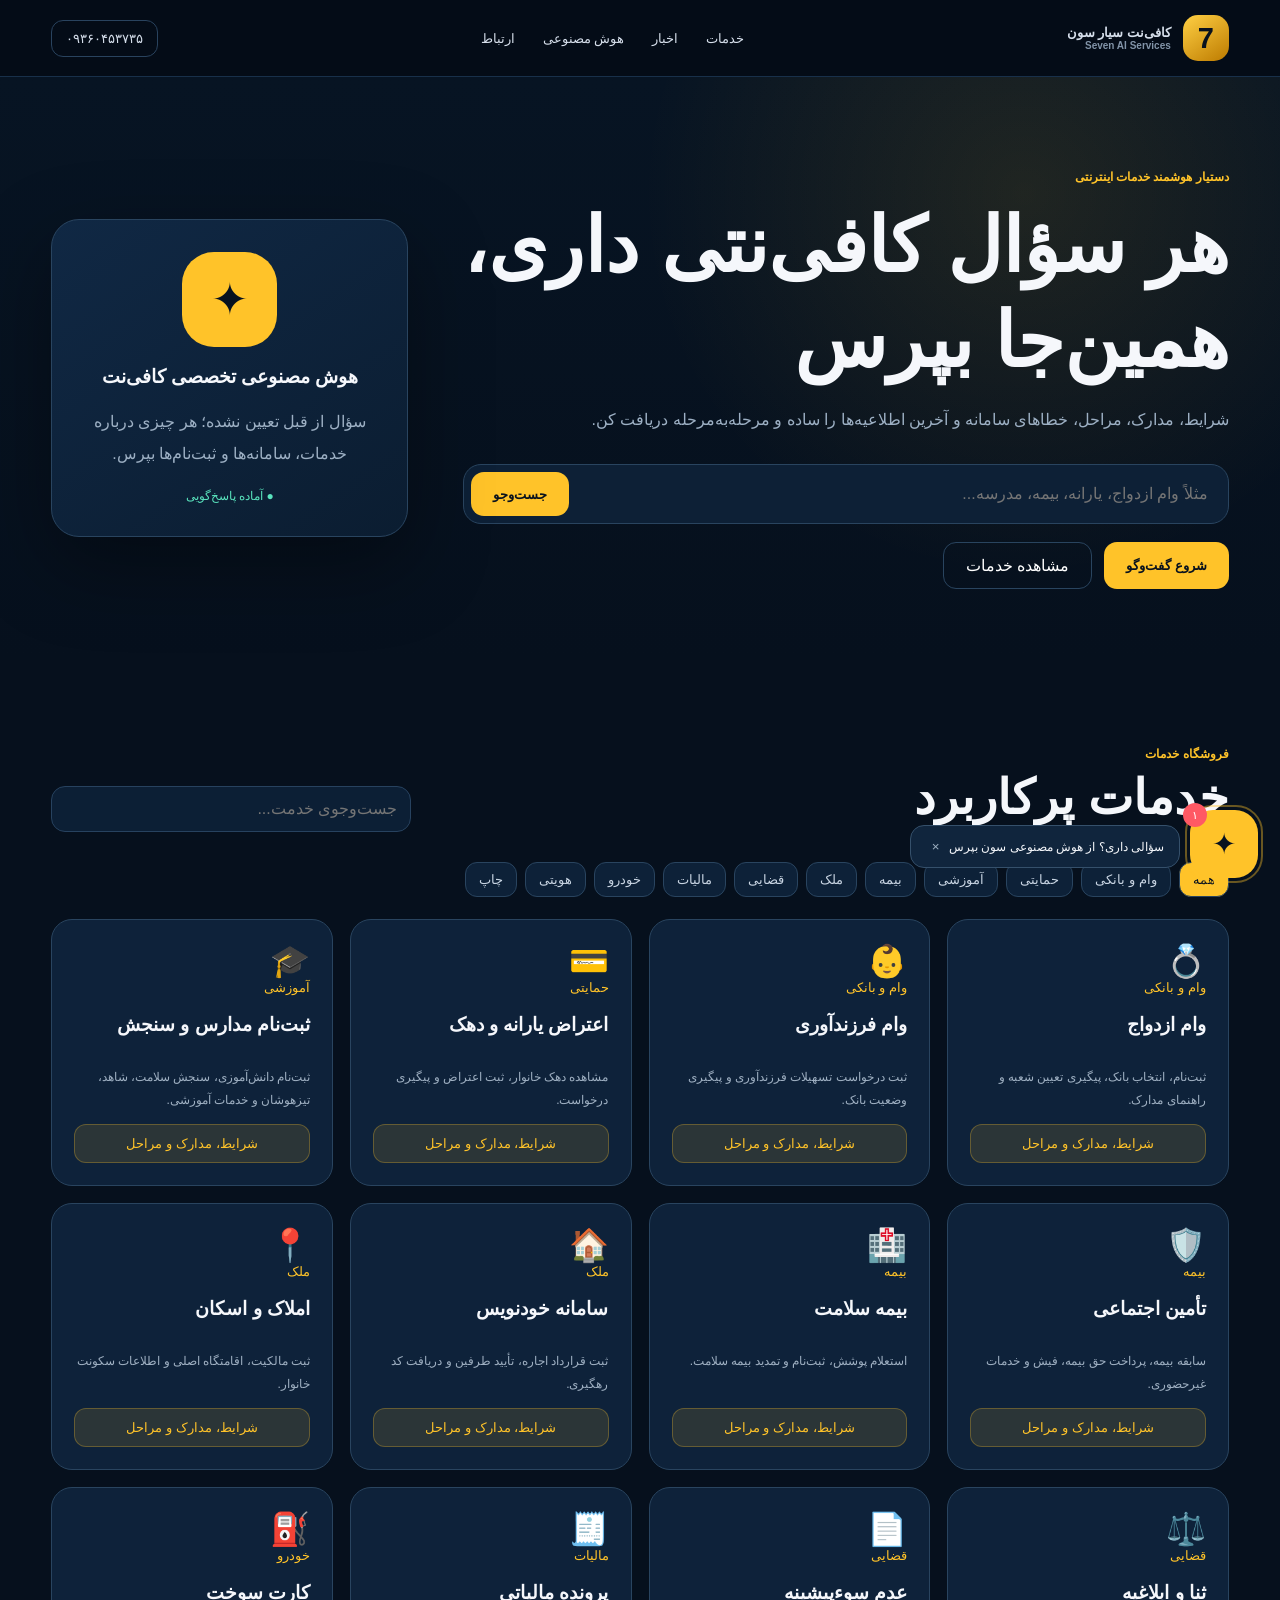
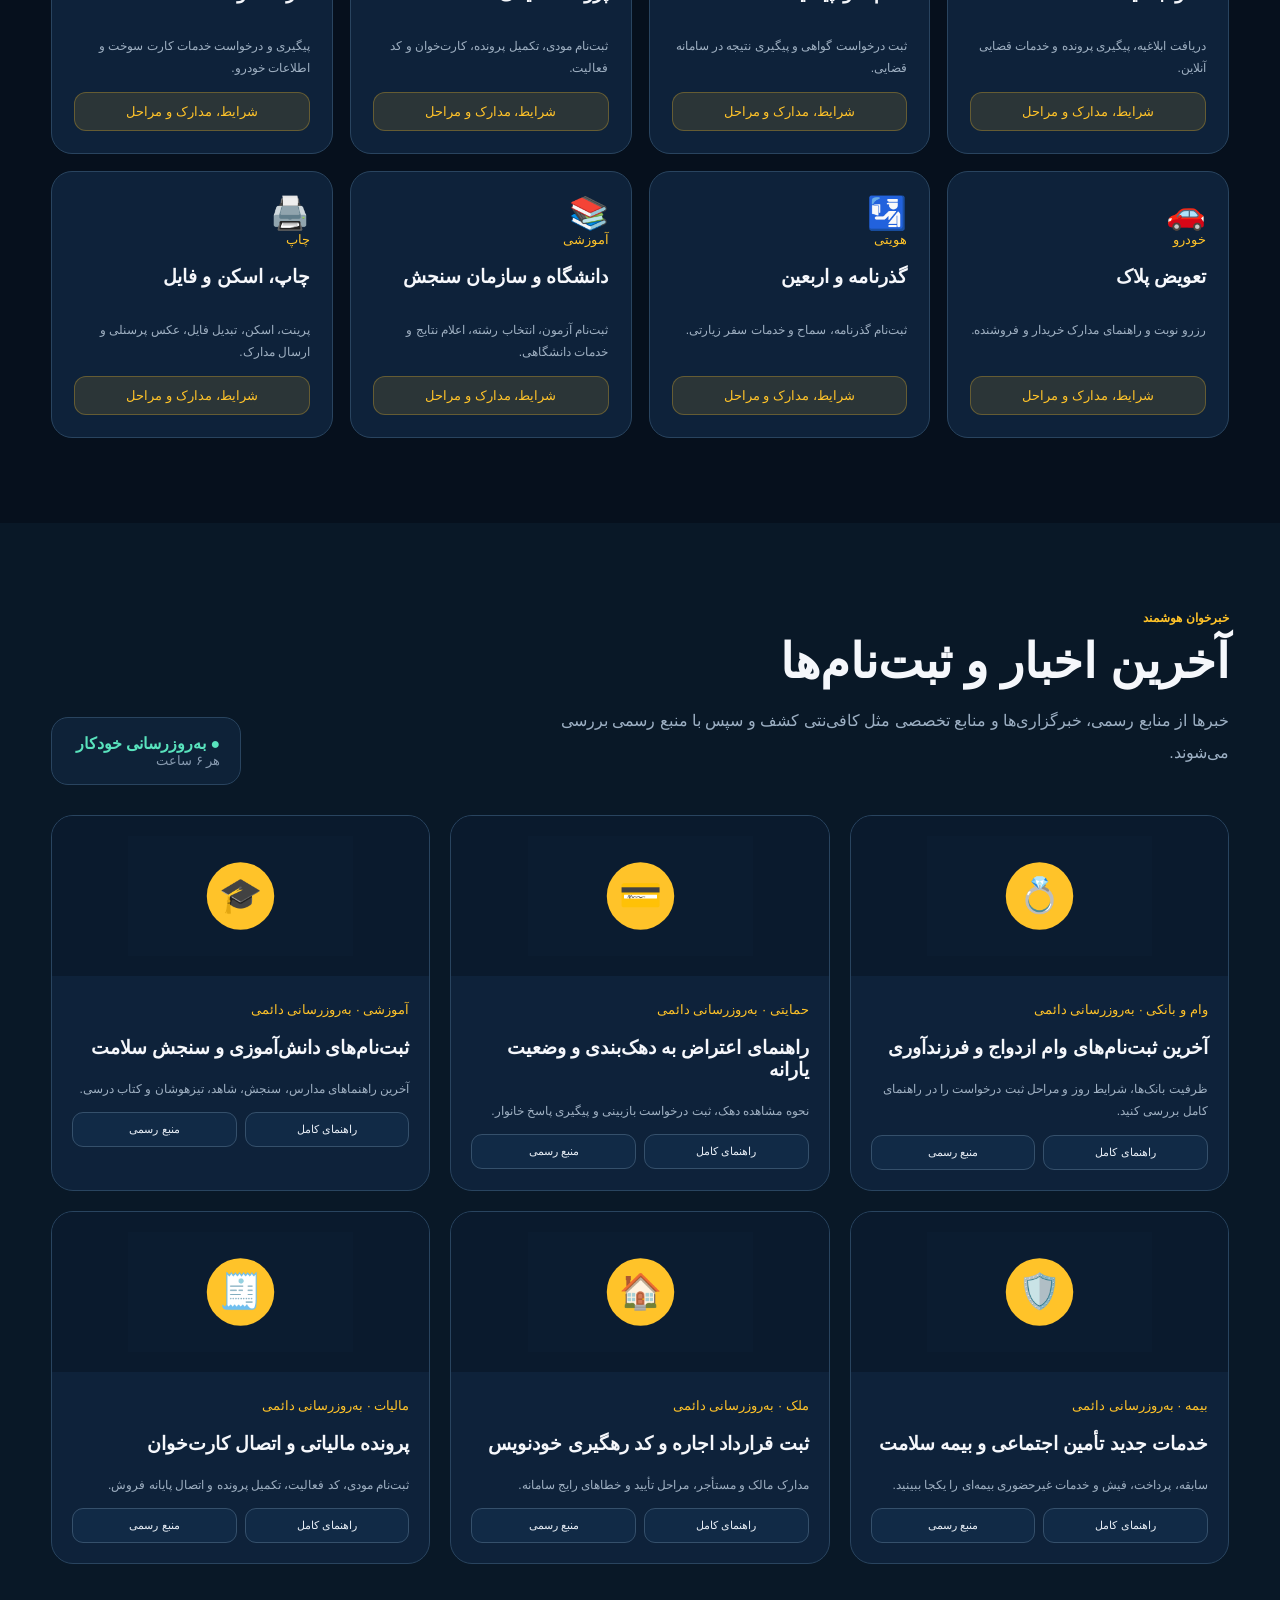
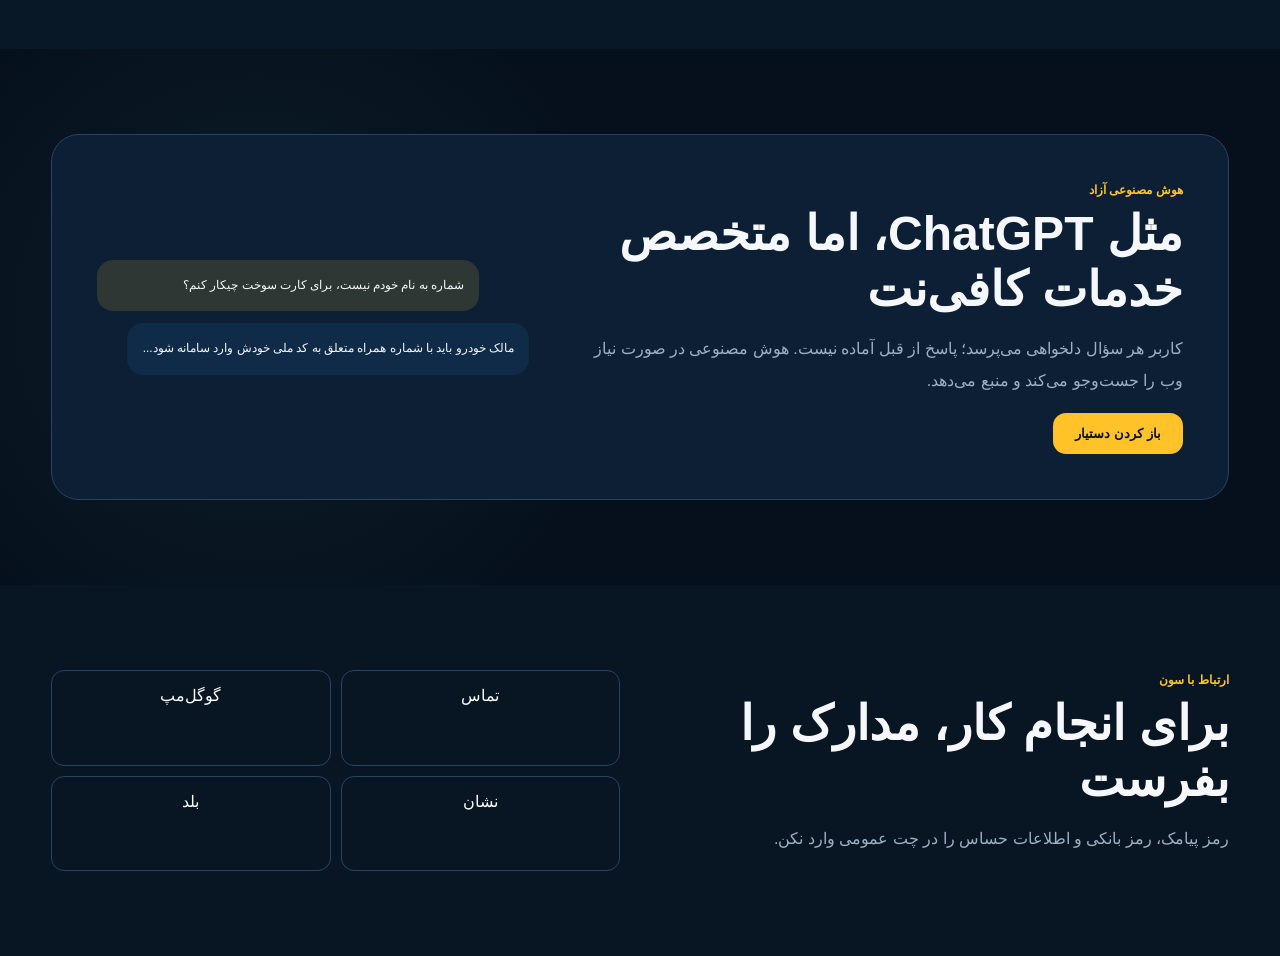
<file: index.html>
<!doctype html><html lang="fa" dir="rtl"><head><meta charset="utf-8"><meta name="viewport" content="width=device-width,initial-scale=1"><title>کافی‌نت سیار سون | دستیار هوشمند</title><link rel="stylesheet" href="assets/style.css?v=100"></head><body>
<header><div class="wrap nav"><a class="brand" href="#"><span>7</span><b>کافی‌نت سیار سون<small>Seven AI Services</small></b></a><nav><a href="#services">خدمات</a><a href="#news">اخبار</a><a href="#ai">هوش مصنوعی</a><a href="#contact">ارتباط</a></nav><a class="tel" href="tel:09360453735">۰۹۳۶۰۴۵۳۷۳۵</a></div></header>
<main><section class="hero"><div class="wrap hero-grid"><div><em>دستیار هوشمند خدمات اینترنتی</em><h1>هر سؤال کافی‌نتی داری، همین‌جا بپرس</h1><p>شرایط، مدارک، مراحل، خطاهای سامانه و آخرین اطلاعیه‌ها را ساده و مرحله‌به‌مرحله دریافت کن.</p><div class="search"><input id="globalSearch" placeholder="مثلاً وام ازدواج، یارانه، بیمه، مدرسه..."><button>جست‌وجو</button></div><div class="actions"><button class="primary" id="openAiHero">شروع گفت‌وگو</button><a href="#services">مشاهده خدمات</a></div></div><div class="hero-card"><div class="orb">✦</div><h3>هوش مصنوعی تخصصی کافی‌نت</h3><p>سؤال از قبل تعیین نشده؛ هر چیزی درباره خدمات، سامانه‌ها و ثبت‌نام‌ها بپرس.</p><span class="online">● آماده پاسخ‌گویی</span></div></div></section>
<section id="services" class="section"><div class="wrap"><div class="section-head"><div><em>فروشگاه خدمات</em><h2>خدمات پرکاربرد</h2></div><input id="serviceSearch" placeholder="جست‌وجوی خدمت..."></div><div class="cats" id="cats"></div><div class="service-grid" id="serviceGrid"></div></div></section>
<section id="news" class="section news"><div class="wrap"><div class="news-head"><div><em>خبرخوان هوشمند</em><h2>آخرین اخبار و ثبت‌نام‌ها</h2><p>خبرها از منابع رسمی، خبرگزاری‌ها و منابع تخصصی مثل کافی‌نتی کشف و سپس با منبع رسمی بررسی می‌شوند.</p></div><div class="update"><b>● به‌روزرسانی خودکار</b><small>هر ۶ ساعت</small></div></div><div class="news-grid" id="newsGrid"></div></div></section>
<section id="ai" class="section ai"><div class="wrap ai-box"><div><em>هوش مصنوعی آزاد</em><h2>مثل ChatGPT، اما متخصص خدمات کافی‌نت</h2><p>کاربر هر سؤال دلخواهی می‌پرسد؛ پاسخ از قبل آماده نیست. هوش مصنوعی در صورت نیاز وب را جست‌وجو می‌کند و منبع می‌دهد.</p><button class="primary" id="openAiBanner">باز کردن دستیار</button></div><div><div class="bubble user">شماره به نام خودم نیست، برای کارت سوخت چیکار کنم؟</div><div class="bubble bot">مالک خودرو باید با شماره همراه متعلق به کد ملی خودش وارد سامانه شود...</div></div></div></section>
<section id="contact" class="section contact"><div class="wrap contact-grid"><div><em>ارتباط با سون</em><h2>برای انجام کار، مدارک را بفرست</h2><p>رمز پیامک، رمز بانکی و اطلاعات حساس را در چت عمومی وارد نکن.</p></div><div class="contact-links"><a href="tel:09360453735">تماس</a><a target="_blank" href="https://maps.app.goo.gl/kaVgXB6248QeW437A">گوگل‌مپ</a><a target="_blank" href="https://nshn.ir/df_bvo0iNxz0Ml">نشان</a><a target="_blank" href="https://balad.ir/p/6Qa9IqSy5QrdGN">بلد</a></div></div></section></main>
<div class="modal" id="serviceModal"><div class="modal-card"><button class="close" data-close>×</button><div id="serviceDetail"></div></div></div>
<button class="ai-launch" id="aiLaunch"><span></span>✦<i>۱</i></button><div class="notice" id="aiNotice">سؤالی داری؟ از هوش مصنوعی سون بپرس <button>×</button></div>
<aside class="panel" id="aiPanel"><header><div><span>✦</span><b>دستیار هوشمند سون<small>پاسخ آزاد + جست‌وجوی وب</small></b></div><button id="aiClose">×</button></header><div class="messages" id="messages"><div class="msg bot">سلام! هر سؤال مرتبط با خدمات کافی‌نت، سامانه‌های دولتی، بانک، بیمه، مدرسه، خودرو و مشکلات اینترنتی داری بپرس.</div></div><form id="chatForm"><textarea id="chatInput" placeholder="هر سوالی داری بنویس..." maxlength="1000"></textarea><button>ارسال</button></form><small class="privacy">رمز پیامک، شماره کارت و اطلاعات محرمانه ارسال نکن.</small></aside>
<script src="assets/app.js?v=100"></script></body></html>
</file>
<file: assets/style.css>
*{box-sizing:border-box}html{scroll-behavior:smooth}body{margin:0;background:#06101d;color:#f5f7fb;font-family:Tahoma,sans-serif}.wrap{width:min(1180px,92%);margin:auto}header{position:sticky;top:0;z-index:50;background:rgba(5,13,24,.9);backdrop-filter:blur(16px);border-bottom:1px solid #18304a}.nav{height:76px;display:flex;align-items:center;justify-content:space-between}.brand{display:flex;gap:12px;align-items:center;color:white;text-decoration:none}.brand>span{width:46px;height:46px;border-radius:15px;background:linear-gradient(145deg,#ffd044,#bd7b00);color:#08111e;display:grid;place-items:center;font-size:29px;font-weight:900}.brand small{display:block;color:#8294a8;font-size:10px}.nav nav{display:flex;gap:28px}.nav a{color:#d6dfeb;text-decoration:none;font-size:13px}.tel{border:1px solid #29435e;padding:10px 14px;border-radius:12px}.hero{padding:90px 0 70px;background:radial-gradient(circle at 80% 20%,rgba(255,194,31,.1),transparent 34%),linear-gradient(180deg,#071423,#06101d)}.hero-grid{display:grid;grid-template-columns:1.5fr .7fr;gap:55px;align-items:center}em{font-style:normal;color:#ffc329;font-size:12px;font-weight:800}.hero h1{font-size:clamp(42px,6vw,76px);line-height:1.25;margin:13px 0}.hero p,.news-head p,.ai p,.contact p{color:#9db0c4;line-height:2}.search{display:flex;margin-top:28px;background:#0d2036;border:1px solid #29445f;border-radius:18px;padding:7px}.search input,.section-head input{background:none;border:0;outline:0;color:white;font:inherit;flex:1;padding:13px}.search button,.primary{border:0;border-radius:13px;background:#ffc329;color:#09121e;font-weight:900;padding:13px 22px;cursor:pointer}.actions{display:flex;gap:12px;margin-top:18px}.actions a{color:white;text-decoration:none;border:1px solid #29445f;padding:13px 22px;border-radius:13px}.hero-card{background:linear-gradient(145deg,#102844,#0b1d31);border:1px solid #29445f;border-radius:28px;padding:32px;text-align:center;box-shadow:0 28px 80px rgba(0,0,0,.35)}.orb{width:95px;height:95px;border-radius:32px;background:#ffc329;color:#07111f;display:grid;place-items:center;font-size:45px;margin:auto}.online{color:#59e3bd;font-size:12px}.section{padding:85px 0}.section-head,.news-head{display:flex;justify-content:space-between;align-items:end;gap:25px;margin-bottom:30px}.section h2{font-size:clamp(30px,4vw,48px);margin:7px 0}.section-head input{max-width:360px;background:#0c1f35;border:1px solid #27425f;border-radius:14px}.cats{display:flex;flex-wrap:wrap;gap:8px;margin-bottom:22px}.cats button{background:#0d2138;color:#c8d4e2;border:1px solid #29445f;border-radius:12px;padding:9px 13px;cursor:pointer}.cats button.active{background:#ffc329;color:#07111f}.service-grid{display:grid;grid-template-columns:repeat(4,1fr);gap:17px}.service{background:#0e223a;border:1px solid #29445f;border-radius:21px;padding:22px;min-height:260px;display:flex;flex-direction:column;transition:.25s}.service:hover{transform:translateY(-5px);border-color:#796322}.service-icon{font-size:32px}.service small{color:#ffc329}.service p{color:#9fb0c2;font-size:12px;line-height:1.9;flex:1}.service button{background:rgba(255,195,41,.12);border:1px solid rgba(255,195,41,.28);color:#ffc329;border-radius:12px;padding:11px;cursor:pointer}.news{background:#091827}.news-head p{max-width:700px}.update{background:#0e2238;border:1px solid #29445f;border-radius:17px;padding:16px 20px;min-width:190px}.update b{color:#59e3bd}.update small{display:block;color:#879aaf}.news-grid{display:grid;grid-template-columns:repeat(3,1fr);gap:20px}.news-card{background:#0e223a;border:1px solid #29445f;border-radius:22px;overflow:hidden}.news-card img{width:100%;height:160px;object-fit:contain;background:#0a1a2d;padding:20px}.news-body{padding:20px}.news-body small{color:#ffc329}.news-body p{color:#9fb0c2;line-height:1.9;font-size:12px}.news-actions{display:flex;gap:8px}.news-actions button,.news-actions a{flex:1;text-align:center;text-decoration:none;border:1px solid #35506b;background:#112a46;color:#e8eef6;padding:10px;border-radius:11px;font-size:11px;cursor:pointer}.ai{background:radial-gradient(circle at 20% 50%,rgba(89,227,189,.07),transparent 35%)}.ai-box{display:grid;grid-template-columns:1.1fr .8fr;gap:60px;align-items:center;background:#0c1f35;border:1px solid #29445f;border-radius:28px;padding:45px}.bubble{padding:15px;border-radius:16px;line-height:1.8;font-size:12px}.bubble.user{background:rgba(255,195,41,.14);margin-right:50px}.bubble.bot{background:#102b47;margin:12px 0 0 30px}.contact{background:#081522}.contact-grid{display:grid;grid-template-columns:1fr 1fr;gap:40px}.contact-links{display:grid;grid-template-columns:1fr 1fr;gap:10px}.contact-links a{color:#fff;text-decoration:none;border:1px solid #29445f;padding:15px;border-radius:13px;text-align:center}.modal{position:fixed;inset:0;background:rgba(0,0,0,.7);z-index:100;display:none;place-items:center;padding:20px}.modal.show{display:grid}.modal-card{width:min(760px,100%);max-height:90vh;overflow:auto;background:#0a1b2e;border:1px solid #35506b;border-radius:24px;padding:30px;position:relative}.close{position:absolute;left:18px;top:14px;background:none;border:0;color:white;font-size:27px}.detail-cols{display:grid;grid-template-columns:1fr 1fr;gap:18px}.detail-box{background:#10253d;border:1px solid #29445f;border-radius:16px;padding:16px}.detail-box li{margin:8px 0;color:#cbd6e2;font-size:12px}.ai-launch{position:fixed;right:22px;bottom:22px;width:68px;height:68px;border-radius:23px;border:0;background:#ffc329;color:#07111f;z-index:130;font-size:29px;cursor:pointer}.ai-launch>span{position:absolute;inset:-5px;border:2px solid rgba(255,195,41,.4);border-radius:27px;animation:p 2s infinite}.ai-launch i{position:absolute;top:-7px;left:-7px;background:#ff5964;color:#fff;width:24px;height:24px;border-radius:50%;font-style:normal;font-size:11px;display:grid;place-items:center}@keyframes p{70%,100%{transform:scale(1.2);opacity:0}}.notice{position:fixed;right:100px;bottom:32px;background:#10253d;border:1px solid #35506b;border-radius:14px;padding:12px 15px;z-index:129;font-size:12px}.notice button{background:none;border:0;color:#9eb0c2}.panel{position:fixed;right:20px;bottom:100px;width:min(430px,calc(100vw - 24px));height:min(650px,calc(100vh - 120px));background:#071625;border:1px solid #35506b;border-radius:25px;z-index:131;display:flex;flex-direction:column;overflow:hidden;box-shadow:0 30px 100px rgba(0,0,0,.65);opacity:0;pointer-events:none;transform:translateY(20px);transition:.25s}.panel.open{opacity:1;pointer-events:auto;transform:none}.panel header{height:76px;background:#102640;display:flex;justify-content:space-between;align-items:center;padding:0 17px}.panel header>div{display:flex;gap:10px;align-items:center}.panel header span{width:40px;height:40px;border-radius:13px;background:#ffc329;color:#07111f;display:grid;place-items:center}.panel header small{display:block;color:#5ce2bd;font-size:9px}.panel header button{background:none;border:0;color:white;font-size:26px}.messages{flex:1;overflow:auto;padding:16px}.msg{max-width:88%;padding:12px;border-radius:15px;line-height:1.9;font-size:12px;margin:9px 0;white-space:pre-wrap}.msg.bot{background:#10253d}.msg.user{background:rgba(255,195,41,.15);margin-right:auto}.thinking{opacity:.65}.panel form{display:flex;gap:8px;padding:12px;border-top:1px solid #29445f}.panel textarea{flex:1;resize:none;background:#10253d;border:1px solid #35506b;border-radius:13px;color:white;padding:11px;font:inherit}.panel form button{background:#ffc329;border:0;border-radius:12px;font-weight:900;padding:0 17px}.privacy{text-align:center;color:#6f8398;padding-bottom:9px;font-size:8px}@media(max-width:1000px){.service-grid{grid-template-columns:repeat(2,1fr)}.news-grid{grid-template-columns:repeat(2,1fr)}}@media(max-width:700px){.nav nav{display:none}.hero-grid,.ai-box,.contact-grid{grid-template-columns:1fr}.hero{padding-top:55px}.service-grid,.news-grid{grid-template-columns:1fr}.section-head,.news-head{display:block}.section-head input{width:100%;margin-top:15px}.ai-box{padding:25px}.notice{right:90px;max-width:220px}.detail-cols{grid-template-columns:1fr}}
</file>
